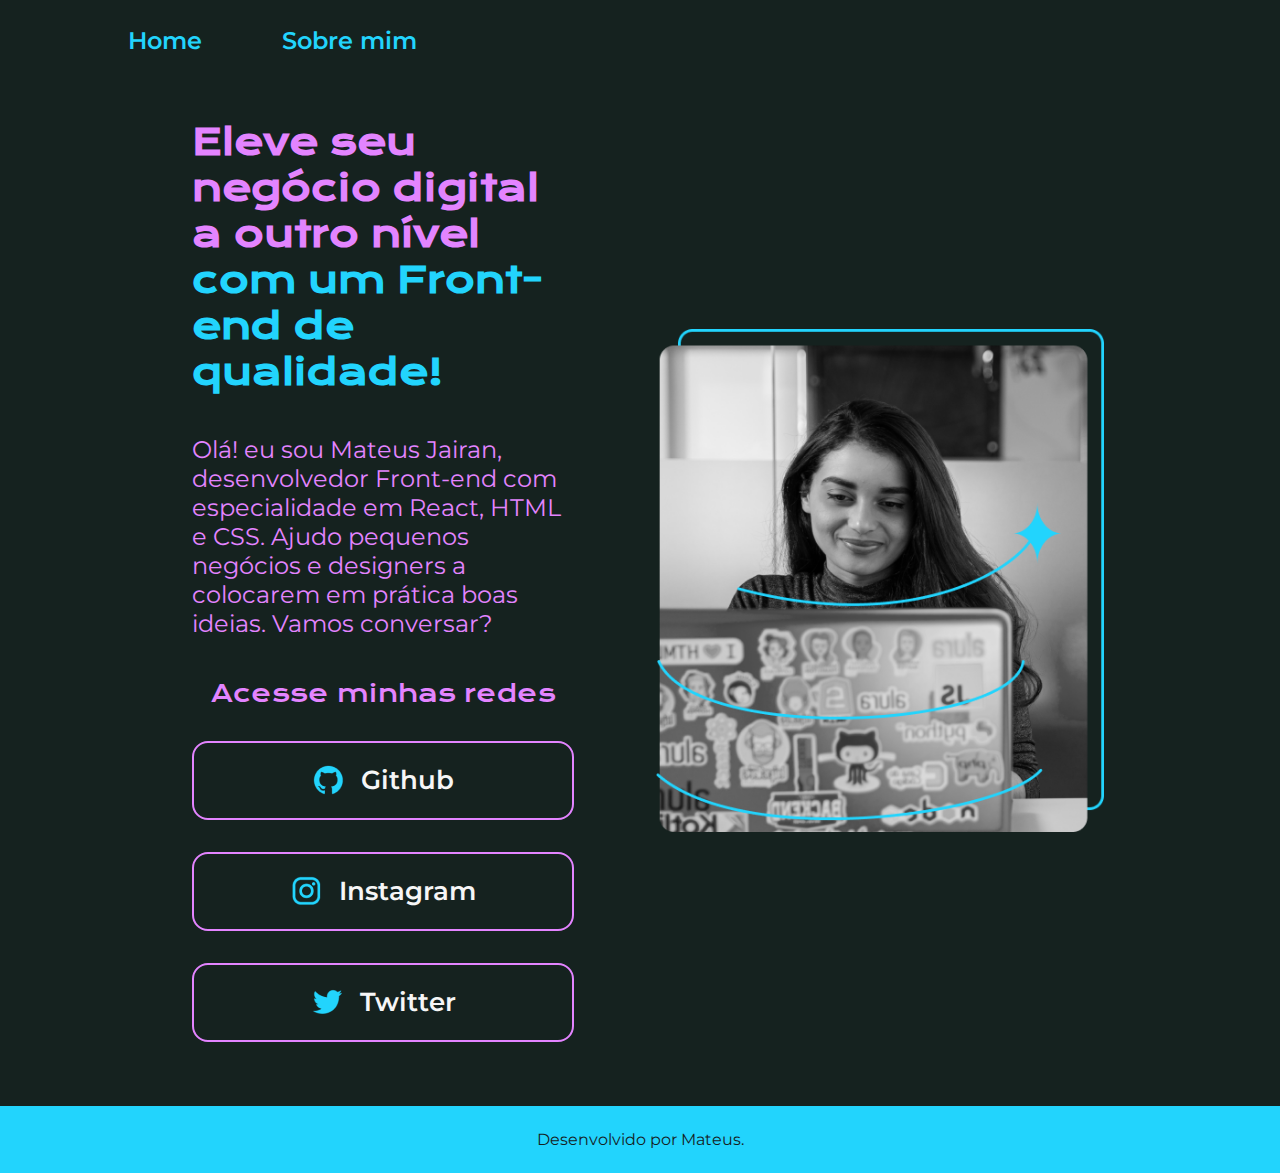
<file: index.html>
<!DOCTYPE html>
<html lang="pt-br">
<head>
  <meta charset="UTF-8">
  <meta http-equiv="X-UA-Compatible" content="IE=edge">
  <meta name="viewport" content="width=device-width, initial-scale=1.0">
  <title>Portifolio</title>
  <link rel="stylesheet" href="./style/style.css ">
</head>
<body>
  <header class="cabecalho">
    <nav class="cabecalho__menu">
      <a class="cabecalho__menu__link" href="index.html">Home</a>
      <a class="cabecalho__menu__link" href="about.html">Sobre mim</a>
    </nav>
  </header>
  <main class="apresentacao">
    <section class="apresentacao__conteudo">
      <h1 class="apresentacao__conteudo__titulo">Eleve seu negócio digital a outro nível <strong class="titulo-destaque">com um Front-end de qualidade!</strong></h1>
      <p class="apresentacao__conteudo__texto">Olá! eu sou Mateus Jairan, desenvolvedor Front-end com especialidade em React, HTML e CSS. Ajudo pequenos negócios e designers a colocarem em prática boas ideias. Vamos conversar?</p>
      <div class="apresentacao__links">
        <h2 class="apresentacao__links__subtitulo">Acesse minhas redes</h2>
        <a class="apresentacao__links__navegacao" href="https://github.com/mateusjairan">
          <img src="./assets/github.png" >Github</a>
        <a class="apresentacao__links__navegacao" href="https://instagram.com/_exodia">
            <img src="./assets/instagram.png" >Instagram</a>
        <a class="apresentacao__links__navegacao" href="https://twitter.com/exodiaisdead">
          <img src="./assets/twitter.png">Twitter
        </a>   
      </div>
  </section>
    <img class="apresentacao__imagem" src="./assets/Imagem.png" alt="Foto da Joana Santos programando">
  </main>
  <footer class="rodape">
    <p>Desenvolvido por Mateus.</p>
  </footer>
</body>
</html>
</file>
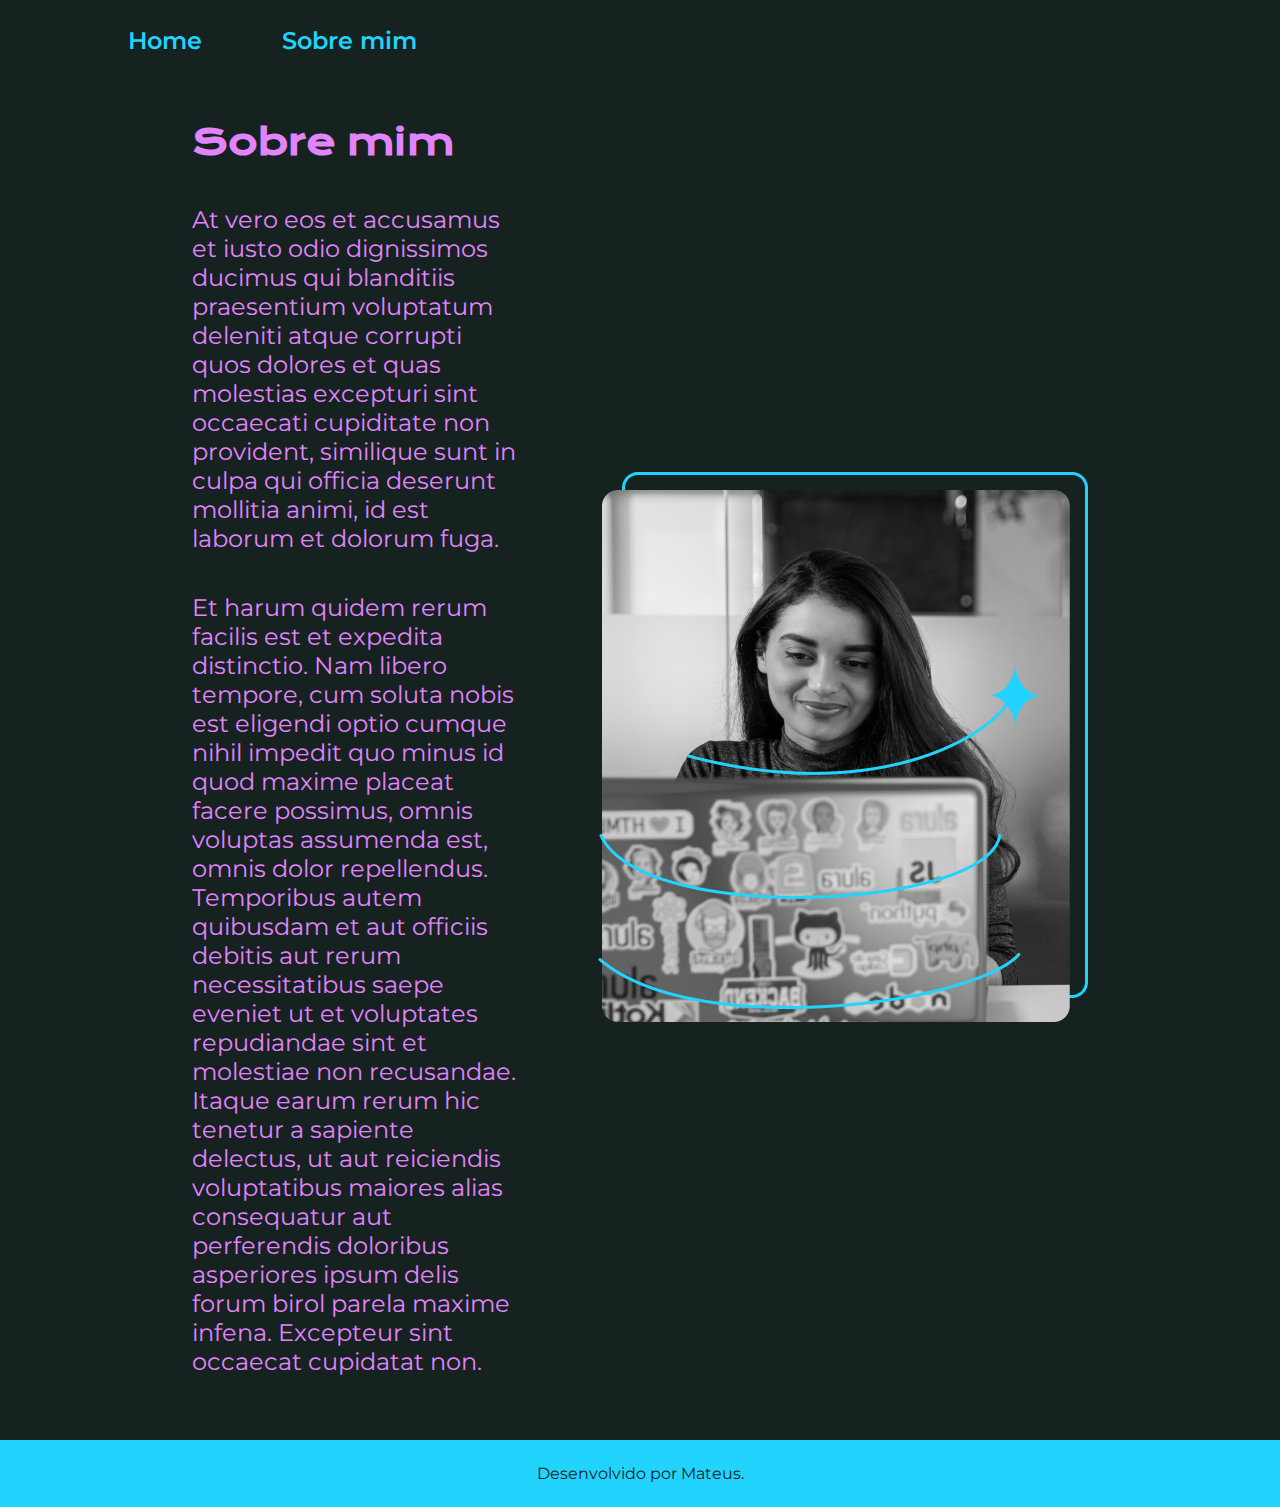
<file: about.html>
<!DOCTYPE html>
<html lang="pt-br">
<head>
    <meta charset="UTF-8">
    <meta http-equiv="X-UA-Compatible" content="IE=edge">
    <meta name="viewport" content="width=device-width, initial-scale=1.0">
    <title>Sobre mim</title>
    <link rel="stylesheet" href="./style/style.css">
</head>
<body>
    <header class="cabecalho">
        <nav class="cabecalho__menu">
          <a class="cabecalho__menu__link" href="index.html">Home</a>
          <a class="cabecalho__menu__link" href="about.html">Sobre mim</a>
        </nav>
    </header>
    
    <main class="apresentacao">
        <section class="apresentacao__conteudo">
        <h1 class="apresentacao__conteudo__titulo">Sobre mim</h1>
        <p class="apresentacao__conteudo__texto">At vero eos et accusamus et iusto odio dignissimos ducimus qui blanditiis praesentium voluptatum deleniti atque corrupti quos dolores et quas molestias excepturi sint occaecati cupiditate non provident, similique sunt in culpa qui officia deserunt mollitia animi, id est laborum et dolorum fuga.</p>
        <p class="apresentacao__conteudo__texto">Et harum quidem rerum facilis est et expedita distinctio. Nam libero tempore, cum soluta nobis est eligendi optio cumque nihil impedit quo minus id quod maxime placeat facere possimus, omnis voluptas assumenda est, omnis dolor repellendus. Temporibus autem quibusdam et aut officiis debitis aut rerum necessitatibus saepe eveniet ut et voluptates repudiandae sint et molestiae non recusandae. Itaque earum rerum hic tenetur a sapiente delectus, ut aut reiciendis voluptatibus maiores alias consequatur aut perferendis doloribus asperiores ipsum delis forum birol parela maxime infena. Excepteur sint occaecat cupidatat non.</p>
        </section>
        <img src="./assets/Imagem.png" alt="Foto da Joana Santos programando">
    </main>
    
    <footer class="rodape">
        <p>Desenvolvido por Mateus.</p>
      </footer>
</body>
</html>
</file>
<file: style/style.css>
@import url('https://fonts.googleapis.com/css2?family=Krona+One&family=Montserrat:wght@400;600&display=swap');
*{
    margin: 0;
    padding: 0;
}

:root{
    --cor-primaria: #15221f;
    --cor-secundaria: #E384ff;
    --cor-terciaria: #22d4fd;
    --cor-quarta: #f6f6f6;
    --cor-rover: #272727;

    --fonte-primaria: 'Krona One', sans-serif;
    --fonte-secundaria: 'Montserrat', sans-serif;
}

body {

    
    box-sizing: border-box;
    background-color: var(--cor-primaria);
    color: var(--cor-secundaria);

}

.cabecalho{
    padding: 2% 0% 0% 10%;
}

.cabecalho__menu{
    display: flex;
    gap: 80px;
}

.cabecalho__menu__link{
    font-family: var(--fonte-secundaria);
    font-size: 1.5rem;
    font-weight: 600;
    color: var(--cor-terciaria);
    text-decoration: none;
}


.apresentacao{
    padding: 5% 15%;
    display: flex;
    align-items: center;
    justify-content: space-between;
    gap: 82px
 
}

.apresentacao__conteudo{
    width: 50%;
    display: flex;
    flex-direction: column;
    gap: 40px;
}

.apresentacao__conteudo__titulo{
    font-size: 2.25rem;
    font-family: 'Krona One', sans-serif;
}

.titulo-destaque{
    color: var(--cor-terciaria);
}

.apresentacao__conteudo__texto{
    font-size: 1.5rem;
    font-family: 'Montserrat', sans-serif;
}

.apresentacao__links{
    display: flex;
    flex-direction: column;
    justify-content: space-between;
    align-items: center;
    gap: 32px;
}

.apresentacao__links__subtitulo{
    font-family: var(--fonte-primaria);
    font-weight: 400;
    font-size: 1,5rem;

}

.apresentacao__links__navegacao{
    
    display: flex;
    justify-content: center;
    gap: 16px;
    border: 2px solid var(--cor-secundaria);
    width: 378px;
    text-align: center;
    border-radius: 16px;
    font-size: 1.6rem;
    font-weight: 600;
    padding: 21.5px 0px;
    text-decoration: none;
    color: var(--cor-quarta);
    font-family: var(--fonte-secundaria);
}

.apresentacao__links__link:hover{
    background-color: var(--cor-rover);
}

.apresentacao__imagem{
    width: 50%;
}

.rodape{
    padding: 24px;
    color: var(--cor-primaria);
    background-color: var(--cor-terciaria);
    text-align: center;
    font-family: var(--fonte-secundaria);
    font-size: 1.5rempx;
    font-weight: 400;
}

@media screen and (max-width: 1200px) {
    .cabecalho{
        padding: 10%;
    }

    .cabecalho__menu{
        justify-content: center;
    }

    .apresentacao{
        flex-direction: column-reverse;
        padding: 5%;
    }
    
    .apresentacao__conteudo{
        width: auto;
    }

}
</file>
